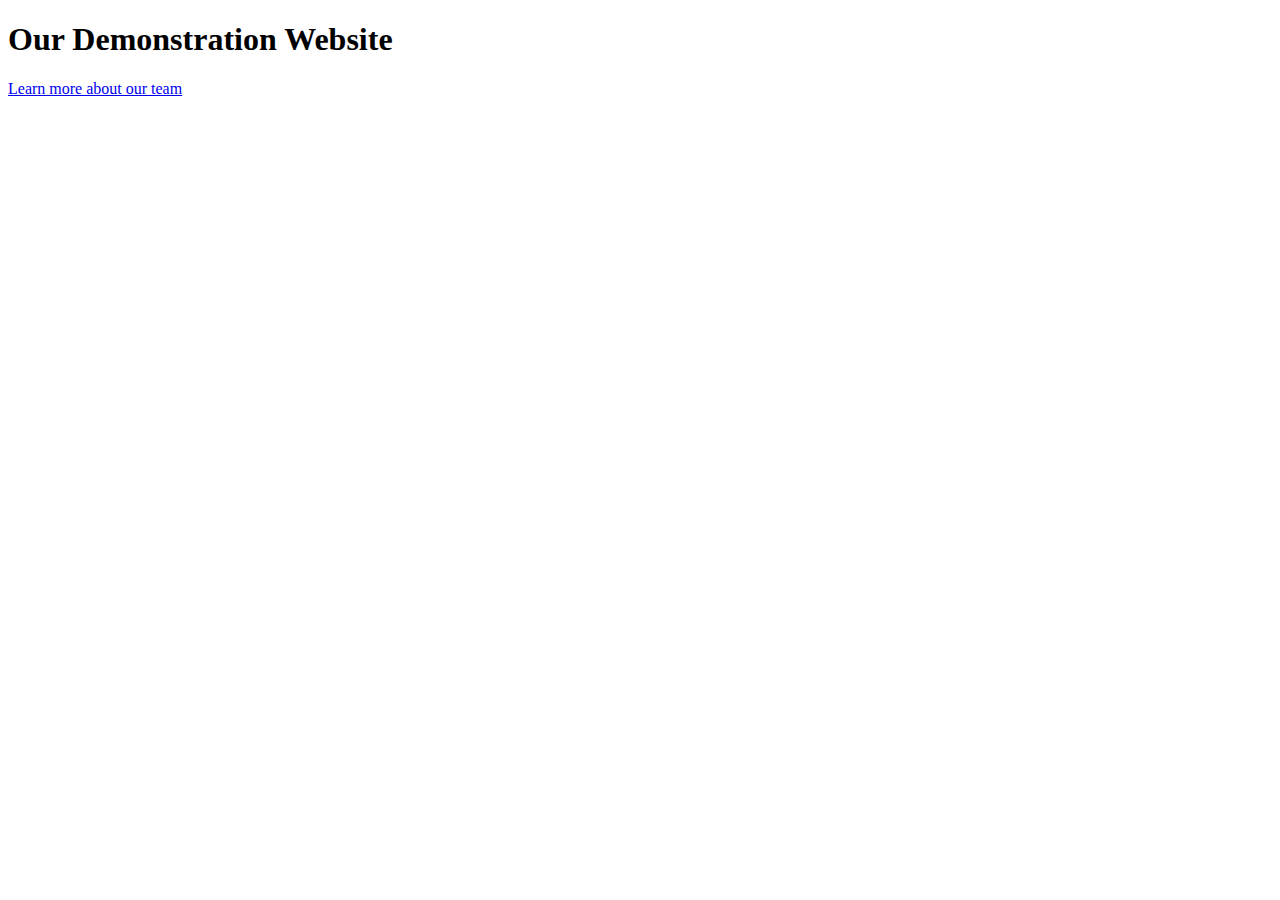
<file: index.html>
<!DOCTYPE html>
<html>
    <head>
        <title>Demo Website</title>
    </head>
    <body>
        <h1>Our Demonstration Website</h1>
        <a href='our-team/index.html'>Learn more about our team</a>
    </body>
</html>
</file>
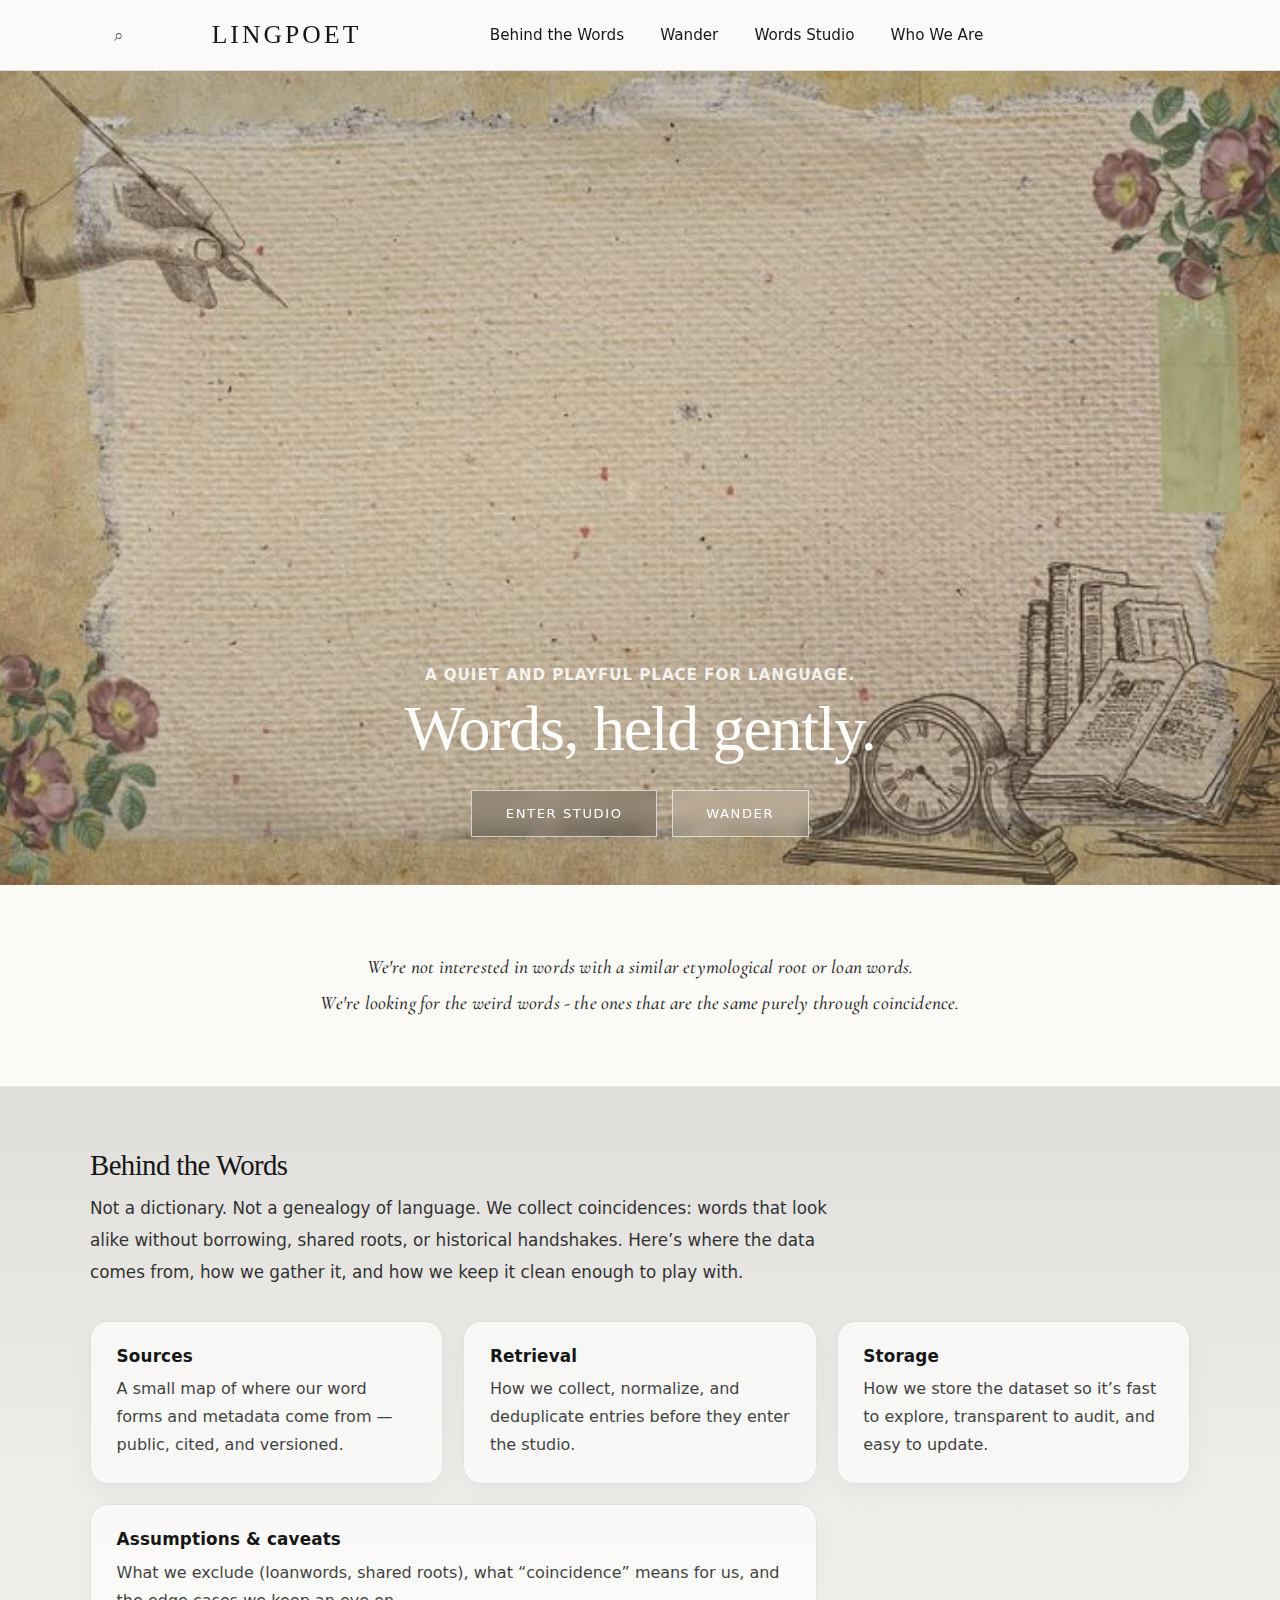
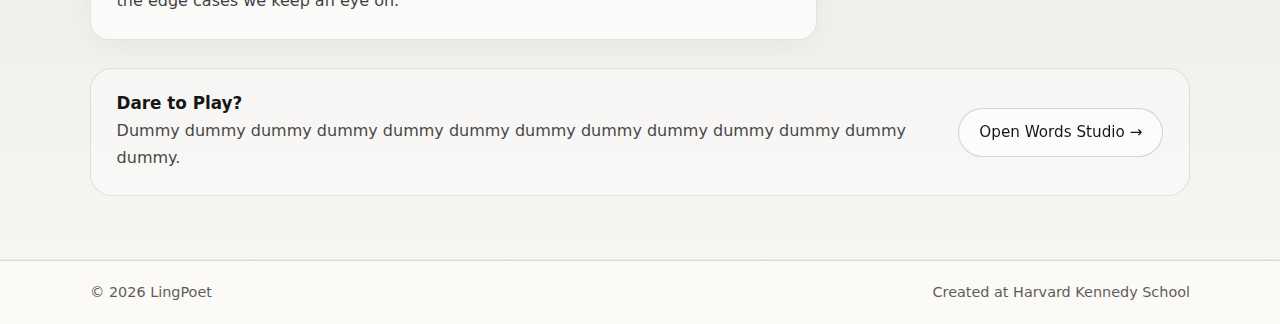
<file: behind-the-words/index.html>
<!DOCTYPE html>
<html lang="en">
  <head>
    <meta charset="UTF-8">
    <meta name="viewport" content="width=device-width, initial-scale=1.0">
    <title>LingPoet</title>
    <link rel="stylesheet" href="behind-the-words.css">
    <link rel="preconnect" href="https://fonts.googleapis.com">
    <link rel="preconnect" href="https://fonts.gstatic.com" crossorigin>
    <link href="https://fonts.googleapis.com/css2?family=Cormorant+Garamond:wght@400;500&display=swap" rel="stylesheet">
  </head>

  <body>
    <!-- Top Navigation -->
    <header class="topbar">
      <nav class="nav" aria-label="Primary navigation">
        <!-- Left: search icon placeholder -->
        <a class="nav__icon" href="#" aria-label="Search">⌕</a>

        <!-- Center brand -->
        <a class="nav__brand" href="index.html">LINGPOET</a>

        <!-- Center links -->
        <ul class="nav__links">
          <li><a href="behind-the-words/index.html">Behind the Words</a></li>
          <li><a href="wander/index.html">Wander</a></li>
          <li><a href="words-studio/index.html">Words Studio</a></li>
          <li><a href="who-we-are/index.html">Who We Are</a></li>
        </ul>

      </nav>
    </header>

    <!-- Hero -->
    <main>
      <section class="hero" aria-label="LingPoet hero">
        <img
          class="hero__img"
          src="hero-image.jpeg"
          alt="Vintage paper background with illustration details"
        >

        <!-- Optional overlay for readability -->
        <div class="hero__overlay" aria-hidden="true"></div>

        <div class="hero__content">
          <p class="hero__kicker">A quiet and playful place for language.</p>
          <h1 class="hero__title">Words, held gently.</h1>

          <div class="hero__actions">
            <a class="button" href="words-studio/index.html">ENTER STUDIO</a>
            <a class="button button--ghost" href="wander/index.html">WANDER</a>
          </div>
        </div>
      </section>

    <!-- Thesis / Concept statement -->
      <section class="thesis">
        <p><em>
        We're not interested in words with a similar etymological root or loan words. <br>
        We're looking for the weird words - the ones that are the same purely through coincidence.
        </em></p>
      </section>

    <!-- Behind the Words (data + method) -->
      <section class="btw" aria-labelledby="btw-title">
        <div class="btw__inner">
          <header class="btw__header">
            <h2 id="btw-title">Behind the Words</h2>
            <p class="btw__lede">
            Not a dictionary. Not a genealogy of language.
            We collect coincidences: words that look alike without borrowing, shared roots, or historical handshakes.
            Here’s where the data comes from, how we gather it, and how we keep it clean enough to play with.
            </p>
          </header>

        <div class="btw__grid">
          <article class="card">
            <h3 class="card__title">Sources</h3>
            <p class="card__text">
            A small map of where our word forms and metadata come from — public, cited, and versioned.
            </p>
          </article>

          <article class="card">
            <h3 class="card__title">Retrieval</h3>
            <p class="card__text">
            How we collect, normalize, and deduplicate entries before they enter the studio.
            </p>
          </article>

          <article class="card">
            <h3 class="card__title">Storage</h3>
            <p class="card__text">
            How we store the dataset so it’s fast to explore, transparent to audit, and easy to update.
            </p>
          </article>

          <article class="card card--wide">
            <h3 class="card__title">Assumptions & caveats</h3>
            <p class="card__text">
            What we exclude (loanwords, shared roots), what “coincidence” means for us, and the edge cases we keep an eye on.
            </p>
          </article>
        </div>

        <div class="btw__cta">
          <div class="btw__cta-text">
            <h3>Dare to Play?</h3>
            <p>Dummy dummy dummy dummy dummy dummy dummy dummy dummy dummy dummy dummy dummy.</p>
          </div>
        <a class="btw__button" href="behind-the-words/index.html">Open Words Studio →</a>
        </div>

        </div>
      </section>

    </main>

    <footer class="site-footer">
      <div class="site-footer__inner">
        <p class="site-footer__left">
          © 2026 LingPoet
        </p>

        <p class="site-footer__right">
          Created at Harvard Kennedy School
        </p>
      </div>
    </footer>

  </body>
</html>
</file>
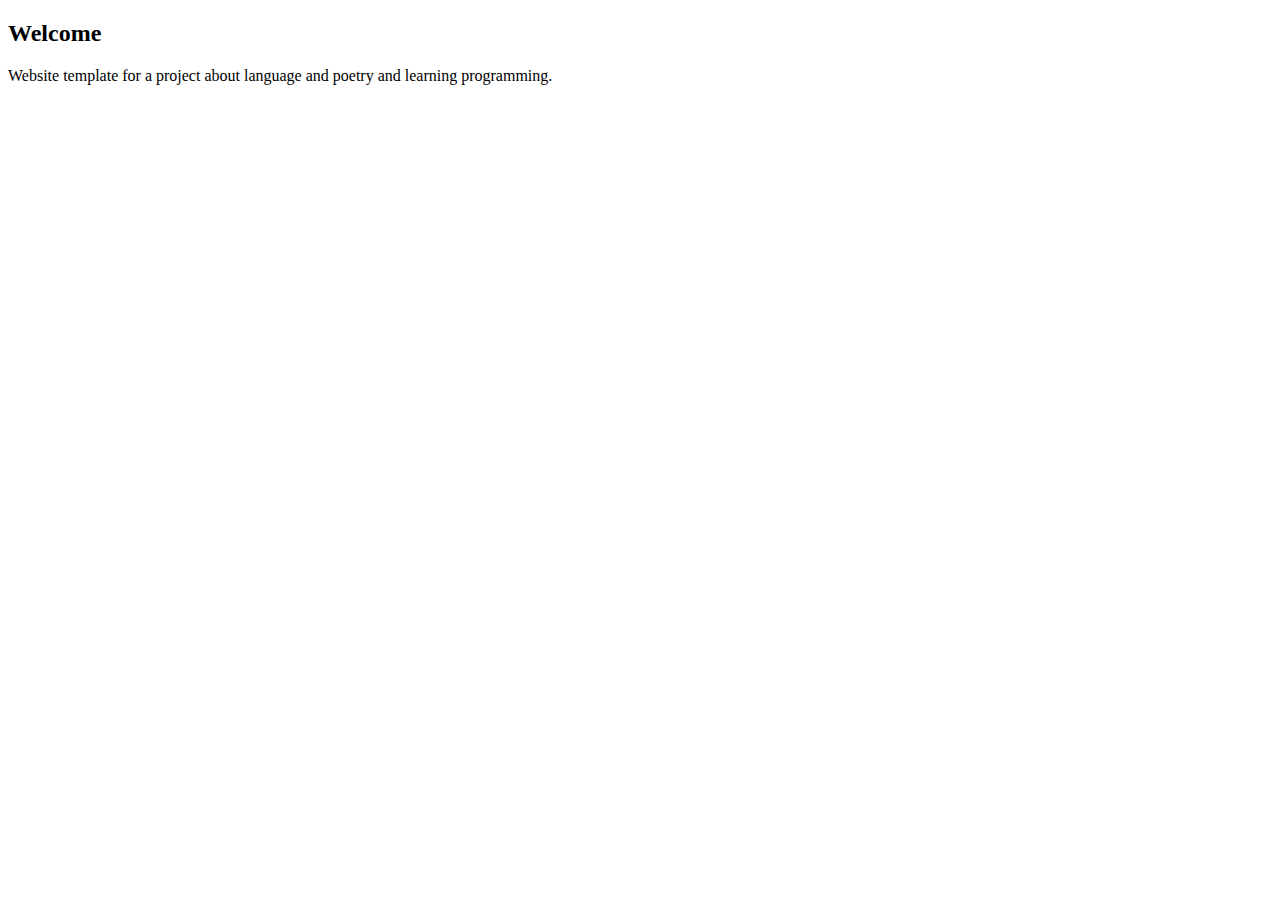
<file: home.html>
<!doctype html>
<html lang="en-US">
  <head>
    <meta charset="utf-8" />
    <meta name="viewport" content="width=device-width" />
    <title>Poetry</title>
  </head>
  <body>
    <h2>Welcome</h2>
  <p></p> Website template for a project about language and poetry and learning programming.</p>
  </body>
</html>
</file>
<file: behind-the-words/behind-the-words.css>
:root {
  --paper: #fbfaf7;
  --ink: #161616;
  --rule: rgba(22, 22, 22, 0.12);

  --serif: ui-serif, "Iowan Old Style", "Palatino Linotype", Palatino, Georgia, serif;
  --sans: ui-sans-serif, system-ui, -apple-system, "Segoe UI", Roboto, Arial, sans-serif;

  --max: 1100px;
}

/* Reset */
*,
*::before,
*::after { box-sizing: border-box; }

html { -webkit-text-size-adjust: 100%; }

body {
  margin: 0;
  background: var(--paper);
  color: var(--ink);
  font-family: var(--sans);
  text-rendering: optimizeLegibility;
  -webkit-font-smoothing: antialiased;
}

img { display: block; max-width: 100%; }

/* Topbar */
.topbar {
  position: sticky;
  top: 0;
  z-index: 10;
  background: rgba(251, 250, 247, 0.92);
  backdrop-filter: blur(8px);
  border-bottom: 1px solid var(--rule);
}

.nav {
  max-width: var(--max);
  margin: 0 auto;
  padding: 1.25rem 1.5rem;

  display: grid;
  grid-template-columns: 48px 1fr 3fr 88px;
  align-items: center;
  gap: 1rem;
}

.nav__brand {
  justify-self: center;
  font-family: var(--serif);
  font-weight: 500;
  letter-spacing: 0.12em;
  text-transform: uppercase;
  font-size: 1.6rem;
  color: inherit;
  text-decoration: none;
}

.nav__links {
  list-style: none;
  display: flex;
  justify-content: center;
  gap: 2.25rem;
  padding: 0;
  margin: 0;
  font-size: 0.95rem;
}

.nav__links a {
  color: var(--ink);
  text-decoration: none;
  padding: 0.25rem 0;
  border-bottom: 1px solid transparent;
}

.nav__links a:hover {
  border-bottom-color: var(--rule);
}

.nav__right {
  display: flex;
  justify-content: flex-end;
  gap: 0.75rem;
}

.nav__icon {
  color: var(--ink);
  text-decoration: none;
  opacity: 0.75;
  font-size: 1.05rem;
}

.nav__icon:hover { opacity: 1; }

/* Hero */
.hero {
  position: relative;
  height: calc(100vh - 86px);
  min-height: 520px;
  overflow: hidden;
}

.hero__img {
  width: 100%;
  height: 100%;

  max-width: none;        /* override the global img max-width */
  object-fit: cover;

  object-position: center 140%;  /* strong crop from top */
}

/* Slight overlay so text reads on top of busy image */
.hero__overlay {
  position: absolute;
  inset: 0;
  background: linear-gradient(
    to bottom,
    rgba(0,0,0,0.18),
    rgba(0,0,0,0.10),
    rgba(0,0,0,0.18)
  );
}

/* Hero content */
.hero__content {
  position: absolute;
  left: 50%;
  bottom: 3rem;
  transform: translateX(-50%);
  width: min(920px, calc(100% - 3rem));
  text-align: center;
  color: rgba(255,255,255,0.96);
}

.hero__kicker {
  margin: 0 0 0.75rem 0;
  font-size: 0.95rem;
  letter-spacing: 0.06em;
  text-transform: uppercase;
  opacity: 0.9;
  font-weight: bold;
}

.hero__title {
  margin: 0 0 1.75rem 0;
  font-family: var(--serif);
  font-weight: 500;
  letter-spacing: -0.02em;
  line-height: 1.03;
  font-size: clamp(2.4rem, 5vw, 4.4rem);
}

/* Buttons */
.hero__actions {
  display: inline-flex;
  gap: 0.9rem;
  flex-wrap: wrap;
  justify-content: center;
}

.button {
  display: inline-block;
  padding: 0.95rem 2.1rem;
  border: 1px solid rgba(255,255,255,0.65);
  color: white;
  text-decoration: none;
  letter-spacing: 0.12em;
  text-transform: uppercase;
  font-size: 0.82rem;
  background: rgba(0, 0, 0, 0.18);
  backdrop-filter: blur(6px);
}

.button:hover {
  background: rgba(0, 0, 0, 0.28);
  border-color: rgba(255,255,255,0.9);
}

.button--ghost {
  background: rgba(255,255,255,0.08);
}

/* Thesis (concept statement under hero) */
.thesis {
  padding: clamp(2.5rem, 5vw, 4rem) 1.5rem;
  background: var(--paper);
}

.thesis p {
  max-width: 80ch;
  margin: 0 auto;
  text-align: center;
  font-family: "Cormorant Garamond", Georgia, serif;
  font-weight: 500;
  font-size: clamp(1.2rem, 1.4vw, 1.45rem);
  line-height: 1.9;
  letter-spacing: 0.01em;
  color: var(--ink);
  opacity: 0.95;
}

/* ------------------------------
   Behind the Words section
   ------------------------------ */

.btw {
  background: linear-gradient(
    to bottom,
    rgba(22, 22, 22, 0.12),  /* darker top */
    rgba(22, 22, 22, 0.06),
    rgba(22, 22, 22, 0.02)
  );
  padding: clamp(2.75rem, 5vw, 4.5rem) 1.5rem;
  position: relative;
}

.btw__inner {
  width: min(1100px, 100%);
  margin: 0 auto;
}

.btw__header {
  max-width: 75ch;
  margin: 0 0 2rem 0;
}

.btw__header h2 {
  margin: 0 0 0.75rem 0;
  font-family: var(--serif);
  font-weight: 500;
  letter-spacing: -0.02em;
  line-height: 1.08;
  font-size: clamp(1.8rem, 2.2vw, 2.4rem);
  color: var(--ink);
}

.btw__lede {
  margin: 0;
  line-height: 1.9;
  font-size: 1.05rem;
  color: var(--ink);
  opacity: 0.88;
}

/* Card grid */
.btw__grid {
  display: grid;
  grid-template-columns: repeat(3, 1fr);
  gap: 1.25rem;
  margin-top: 2rem;
}

/* Card style: simple, clean, poetic */
.card {
  background: rgba(255, 255, 255, 0.65);
  border: 1px solid rgba(22, 22, 22, 0.10);
  border-radius: 18px;
  padding: 1.5rem 1.6rem;
  box-shadow: 0 10px 28px rgba(22, 22, 22, 0.04);
}

.card__title {
  margin: 0 0 0.6rem 0;
  font-family: var(--sans);
  font-size: 1.05rem;
  font-weight: 600;
  letter-spacing: 0.01em;
  color: var(--ink);
}

.card__text {
  margin: 0;
  line-height: 1.75;
  color: var(--ink);
  opacity: 0.82;
}

/* A wider card for the second row (like your reference) */
.card--wide {
  grid-column: span 2;
}

/* CTA bar at bottom */
.btw__cta {
  margin-top: 1.75rem;
  padding: 1.5rem 1.6rem;

  background: rgba(255, 255, 255, 0.35);
  border: 1px solid rgba(22, 22, 22, 0.10);
  border-radius: 22px;

  display: flex;
  align-items: center;
  justify-content: space-between;
  gap: 1rem;
}

.btw__cta-text h3 {
  margin: 0 0 0.25rem 0;
  font-family: var(--sans);
  font-size: 1.05rem;
  font-weight: 650;
}

.btw__cta-text p {
  margin: 0;
  opacity: 0.8;
  line-height: 1.7;
}

.btw__button {
  display: inline-block;
  padding: 0.9rem 1.25rem;
  border-radius: 999px;
  border: 1px solid rgba(22, 22, 22, 0.18);

  text-decoration: none;
  color: var(--ink);
  background: rgba(255, 255, 255, 0.6);
  backdrop-filter: blur(6px);

  font-size: 0.95rem;
  white-space: nowrap;
}

.btw__button:hover {
  border-color: rgba(22, 22, 22, 0.30);
  background: rgba(255, 255, 255, 0.75);
}

.btw::after {
  content: "";
  position: absolute;
  inset: 0;
  pointer-events: none;

  box-shadow:
    inset 0 1px 0 rgba(255, 255, 255, 0.35),
    inset 0 -1px 0 rgba(22, 22, 22, 0.05);
}

/* Responsive */
@media (max-width: 900px) {
  .btw__grid {
    grid-template-columns: 1fr;
  }

  .card--wide {
    grid-column: auto;
  }

  .btw__cta {
    flex-direction: column;
    align-items: flex-start;
  }
}

/* ------------------------------
   Footer
   ------------------------------ */

.site-footer {
  background: var(--paper);
  border-top: 1px solid rgba(22, 22, 22, 0.14); /* slightly stronger */
  padding: 1.25rem 1.5rem;
}

.site-footer__inner {
  max-width: var(--max, 1100px);
  margin: 0 auto;

  display: flex;
  justify-content: space-between;
  align-items: center;
  gap: 1rem;
}

.site-footer p {
  margin: 0;
  font-size: 0.9rem;
  line-height: 1.6;
  color: var(--ink);
  opacity: 0.75;
  opacity: 0.7;
}

/* Responsive: stack gently on small screens */
@media (max-width: 700px) {
  .site-footer__inner {
    flex-direction: column;
    align-items: flex-start;
  }
}

/* Mobile */
@media (max-width: 900px) {
  .nav {
    grid-template-columns: 40px 1fr 40px;
  }

  .nav__links {
    display: none; /* add hamburger later if you want */
  }

  .hero {
    height: calc(100vh - 78px);
  }

  .hero__content {
    bottom: 2.25rem;
  }
}
</file>
